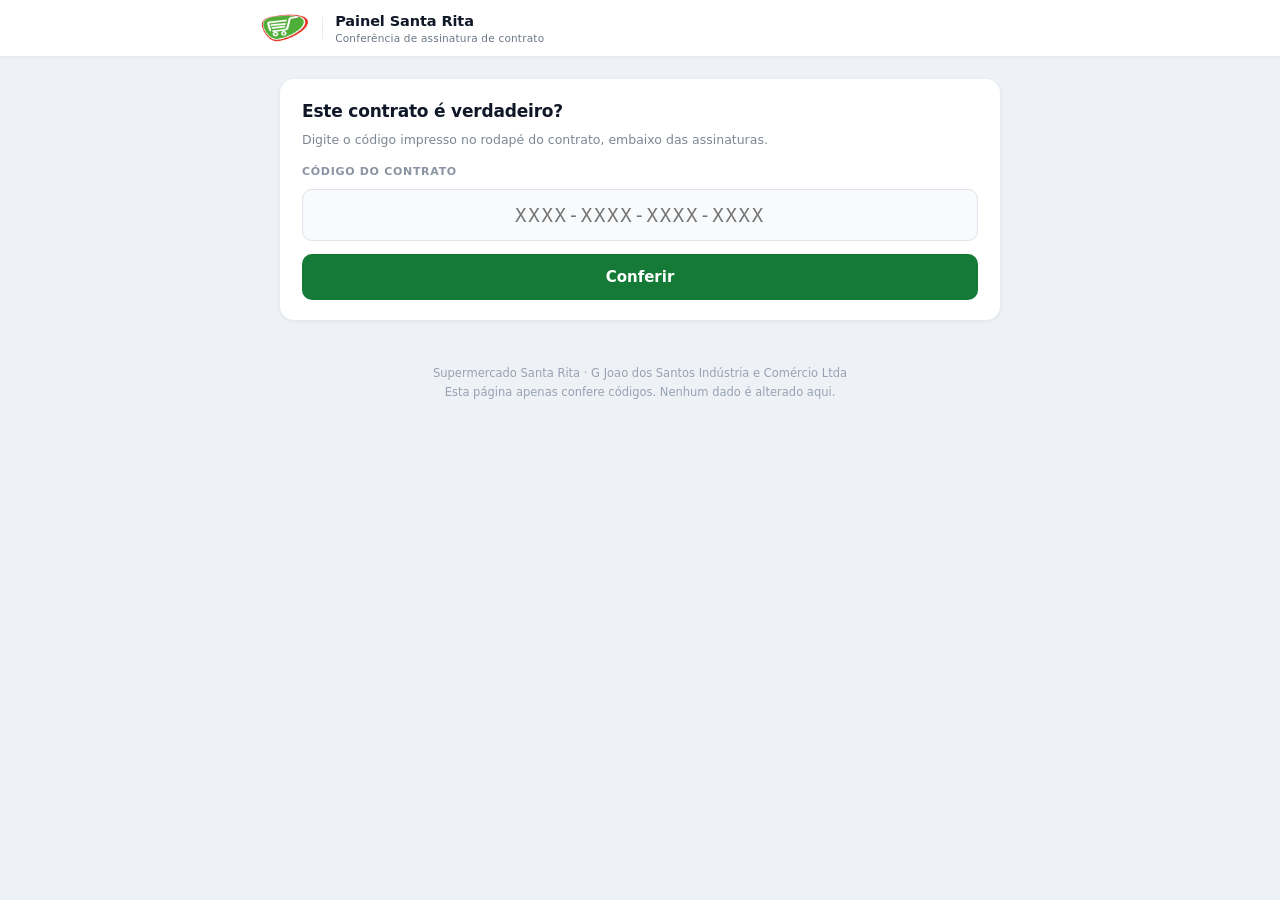
<file: conferir.html>
<!doctype html>
<html lang="pt-BR">
<head>
<meta charset="utf-8">
<meta name="viewport" content="width=device-width, initial-scale=1, viewport-fit=cover">
<title>Conferir assinatura · Painel Santa Rita</title>
<meta name="theme-color" content="#ffffff">
<link rel="icon" href="[data-uri]">
<style>
  /* Mesmos valores do painel (demoDashboard.ts): fundo #eef1f6, cabeçalho branco
     de 56px, cartões brancos raio 14 com sombra leve, rótulos 11px maiúsculos. */
  :root{
    --bg:#eef1f6; --card:#fff; --ink:#1a2233; --tit:#101828;
    --lbl:#8a94a3; --sub:#7d8794; --linha:#e8ecf1;
    --verde:#157a35; --verde-lav:#e7f4ec; --verde-esc:#11652b;
    --erro:#c0392b; --erro-lav:#fdeeec;
    --ambar:#7a5a00; --ambar-lav:#fbf4e2; --ambar-lin:#e8dbb4;
    --mono:ui-monospace,SFMono-Regular,Menlo,Consolas,monospace;
  }
  *{box-sizing:border-box}
  body{margin:0;background:var(--bg);color:var(--ink);
       font-family:system-ui,-apple-system,"Segoe UI",Roboto,sans-serif;
       -webkit-font-smoothing:antialiased;line-height:1.5;}

  header{background:#fff;border-bottom:1px solid var(--linha);box-shadow:0 1px 2px rgba(16,24,40,.04);
         position:sticky;top:0;z-index:40;padding:0 20px;}
  .hwrap{display:flex;align-items:center;gap:12px;height:56px;max-width:760px;margin:0 auto;}
  .hlogo img{height:30px;width:auto;display:block}
  .hsep{width:1px;height:22px;background:var(--linha);flex:none}
  .htxt h1{margin:0;font-size:14.5px;font-weight:600;color:var(--tit);letter-spacing:-.1px;line-height:1.25;}
  .htxt p{margin:2px 0 0;font-size:10.5px;font-weight:500;color:#6b7787;letter-spacing:.2px;line-height:1.2;}

  main{max-width:760px;margin:0 auto;padding:22px 20px 40px;}
  .card{background:var(--card);border-radius:14px;padding:20px 22px;box-shadow:0 1px 4px rgba(0,0,0,.07);}
  .card + .card{margin-top:14px;}
  .lbl{font-size:11px;font-weight:600;letter-spacing:.7px;text-transform:uppercase;color:var(--lbl);}
  h2{margin:0 0 4px;font-size:17px;font-weight:700;color:var(--tit);letter-spacing:-.2px;}
  .dica{font-size:12.5px;color:var(--sub);margin:6px 0 0;}

  input{width:100%;margin-top:8px;border:1px solid #dde3ea;background:#f8fafc;border-radius:10px;
        padding:14px 13px;font-size:19px;color:var(--ink);font-family:var(--mono);
        letter-spacing:.09em;text-align:center;text-transform:uppercase;}
  input:focus{outline:none;border-color:var(--verde);background:#fff;box-shadow:0 0 0 3px rgba(21,122,53,.10);}
  button{width:100%;margin-top:13px;border:0;background:var(--verde);color:#fff;border-radius:10px;
         padding:14px;font-size:15px;font-weight:700;cursor:pointer;font-family:inherit;}
  button:hover{background:var(--verde-esc)}
  button:disabled{opacity:.6;cursor:default}

  .res{display:none}
  .res.on{display:block}
  .rtop{display:flex;align-items:flex-start;gap:12px;}
  .rico{width:34px;height:34px;border-radius:10px;display:inline-flex;align-items:center;justify-content:center;flex:none;font-size:17px;font-weight:800;}
  .res.ok .rico{background:var(--verde-lav);color:var(--verde)}
  .res.mudou .rico{background:var(--ambar-lav);color:var(--ambar)}
  .res.nao .rico{background:var(--erro-lav);color:var(--erro)}
  .res.ok h2{color:var(--verde)} .res.mudou h2{color:var(--ambar)} .res.nao h2{color:var(--erro)}
  .rsub{font-size:13.5px;color:var(--sub);margin:3px 0 0;line-height:1.55}
  .rsub b{color:#475462}

  .campos{margin-top:16px;border-top:1px solid var(--linha);}
  .lin{display:flex;justify-content:space-between;gap:16px;padding:10px 0;border-bottom:1px solid #f1f4f8;font-size:13.5px;}
  .lin:last-child{border-bottom:0}
  .lin .k{color:var(--sub);flex:none}
  .lin .v{font-weight:600;color:var(--ink);text-align:right}
  .lin .v.mono{font-family:var(--mono);letter-spacing:.03em;font-size:13px}
  .lin .v.dest{color:var(--verde);font-weight:800}

  .rod{max-width:760px;margin:0 auto;padding:4px 20px 34px;font-size:11.5px;color:#98a2b3;text-align:center;line-height:1.65;}

  @media(prefers-color-scheme:dark){
    :root{--bg:#0F1115;--card:#1c212a;--ink:#e9edf2;--tit:#f3f4f6;--lbl:#8f98a5;--sub:#a8b0ba;--linha:#2a2f37;
          --verde:#5fbf7c;--verde-lav:#18241a;--verde-esc:#4aa666;
          --erro:#e0776b;--erro-lav:#251614;--ambar:#d9b568;--ambar-lav:#241e10;--ambar-lin:#413516;}
    /* no escuro o negrito do texto explicativo precisa CLAREAR, não escurecer */
    .rsub b{color:#f3f4f6}
    header{background:#161A21}
    input{background:#12161c;border-color:#2a2f37}
    button{color:#0f1115;font-weight:800}
    .lin{border-bottom-color:#232833}
  }
</style>
</head>
<body>

<header>
  <div class="hwrap">
    <div class="hlogo"><img src="[data-uri]" alt="Painel Santa Rita"></div>
    <div class="hsep"></div>
    <div class="htxt">
      <h1>Painel Santa Rita</h1>
      <p>Conferência de assinatura de contrato</p>
    </div>
  </div>
</header>

<main>
  <div class="card">
    <h2>Este contrato é verdadeiro?</h2>
    <p class="dica">Digite o código impresso no rodapé do contrato, embaixo das assinaturas.</p>
    <label class="lbl" for="cod" style="display:block;margin-top:15px;">Código do contrato</label>
    <input id="cod" placeholder="XXXX-XXXX-XXXX-XXXX" autocomplete="off" spellcheck="false" maxlength="19" inputmode="latin">
    <button id="btn" type="button">Conferir</button>
  </div>

  <div id="res" class="res card"></div>
</main>

<div class="rod">
  Supermercado Santa Rita &middot; G Joao dos Santos Indústria e Comércio Ltda<br>
  Esta página apenas confere códigos. Nenhum dado é alterado aqui.
</div>

<script>
// Sem biblioteca de fora: uma chamada só, com fetch puro. A página que prova
// autenticidade não pode depender de um script baixado de outro domínio.
var SUPA="https://uabhsmculsfwzcrhyhch.supabase.co";
var CHAVE="sb_publishable_IPLbRjk89c666QkfcoVTiw_GXujUTZU";
function rpcConferir(codigo){
  return fetch(SUPA+"/rest/v1/rpc/conferir_assinatura",{
    method:"POST",
    headers:{"apikey":CHAVE,"Authorization":"Bearer "+CHAVE,"Content-Type":"application/json"},
    body:JSON.stringify({p_codigo:codigo})
  }).then(function(r){ return r.ok ? r.json() : Promise.reject(new Error("http "+r.status)); });
}
var cod=document.getElementById("cod"), btn=document.getElementById("btn"), res=document.getElementById("res");

function esc(t){ return String(t==null?"":t).replace(/[&<>"]/g,function(c){ return {"&":"&amp;","<":"&lt;",">":"&gt;",'"':"&quot;"}[c]; }); }
function brl(v){ return (Number(v)||0).toLocaleString("pt-BR",{style:"currency",currency:"BRL"}); }
function dataBR(s){
  if(!s) return "—";
  var t=String(s);
  // com hora (a assinatura é gravada em UTC): converte para o horário daqui, igual ao painel.
  // Sem isso a página mostraria 14h32 e o contrato impresso 11h32 — pareceria documento falso.
  if(t.indexOf("T")>0){
    var d=new Date(t.slice(-1)==="Z"?t:(t+"Z"));
    if(!isNaN(d.getTime())){
      var p=function(n){ return ("0"+n).slice(-2); };
      return p(d.getDate())+"/"+p(d.getMonth()+1)+"/"+d.getFullYear()+" às "+p(d.getHours())+"h"+p(d.getMinutes());
    }
  }
  var m=t.match(/^(\d{4})-(\d{2})-(\d{2})/);
  return m ? (m[3]+"/"+m[2]+"/"+m[1]) : esc(t);
}
function fmtDoc(d){
  var n=String(d||"").replace(/\D/g,"");
  if(n.length===14) return n.replace(/^(\d{2})(\d{3})(\d{3})(\d{4})(\d{2})$/,"$1.$2.$3/$4-$5");
  if(n.length===11) return n.replace(/^(\d{3})(\d{3})(\d{3})(\d{2})$/,"$1.$2.$3-$4");
  return d||"";
}
// Contrato de LOCAÇÃO de galpão: mostra o que sai impresso nele (locatário, imóvel, aluguel).
function camposGalpao(x,d){
  var doc=String(x.cnpj||"").replace(/\D/g,"");
  var ehPJ=doc.length===14;
  var loc=ehPJ ? (x.razao_social||x.locatario) : (x.vendedor||x.locatario);
  var alu=String(x.aluguel||"1");
  var aluTxt = alu==="fixo" ? (brl(x.valor_mensal)+" por mês")
             : (alu==="0.5" ? "meio (1/2) salário mínimo por mês" : "1 (um) salário mínimo por mês");
  return '<div class="campos">'
    +lin("Galpão","nº "+esc(x.numero))
    +lin("Locatário",esc(loc||"—"))
    +(x.cnpj?lin(ehPJ?"CNPJ":"CPF",esc(fmtDoc(x.cnpj)),"mono"):"")
    +(!ehPJ&&x.rg?lin("RG",esc(x.rg)):"")
    +(x.endereco_inq?lin(ehPJ?"Sede do locatário":"Endereço do locatário",esc(x.endereco_inq)):"")
    +(x.endereco?lin("Imóvel alugado",esc(x.endereco)):"")
    +lin("Aluguel",aluTxt,"dest")
    +lin("Pagamento","até o dia "+esc(x.dia_pag)+" de cada mês")
    +(x.abertura?lin("Início",dataBR(x.abertura)):"")
    +lin("Assinado por",esc(d.diretor||"—"))
    +lin("Assinado em",dataBR(d.assinado_em))
    +lin("Código",esc(d.codigo),"mono")
    +'</div>';
}
function lin(k,v,cls){ return '<div class="lin"><span class="k">'+k+'</span><span class="v'+(cls?" "+cls:"")+'">'+v+'</span></div>'; }

cod.addEventListener("input",function(){
  var v=cod.value.toUpperCase().replace(/[^0-9A-F]/g,"").slice(0,16), out=[];
  for(var i=0;i<v.length;i+=4) out.push(v.slice(i,i+4));
  cod.value=out.join("-");
});
cod.addEventListener("keydown",function(e){ if(e.key==="Enter") conferir(); });
btn.addEventListener("click",conferir);

function mostrar(classe,ico,titulo,sub,corpo){
  res.className="res card on "+classe;
  res.innerHTML='<div class="rtop"><span class="rico">'+ico+'</span><div><h2>'+titulo+'</h2><p class="rsub">'+sub+'</p></div></div>'+(corpo||"");
}

function conferir(){
  var v=cod.value.replace(/[^0-9A-Fa-f]/g,"");
  if(v.length!==16){
    mostrar("nao","!","Código incompleto","O código tem 16 caracteres, no formato <b>XXXX-XXXX-XXXX-XXXX</b>.");
    return;
  }
  btn.disabled=true; btn.textContent="Conferindo…";
  rpcConferir(cod.value).then(function(d){
    btn.disabled=false; btn.textContent="Conferir";
    if(!d||!d.achou){
      mostrar("nao","✕","Código não encontrado",
        "Nenhum contrato do Supermercado Santa Rita foi assinado com esse código. Confira se digitou certo — se estiver certo, <b>este documento não é autêntico</b>.");
      return;
    }
    var x=d.dados||{};
    // GALPÃO (29/09/2026): o mesmo código, outro contrato — locação de imóvel, não ponto extra.
    var ehGalpao=(d.tipo==="galpao"||x.tipo==="galpao");
    var oque=ehGalpao?"deste galpão":"deste ponto extra";
    var nome=(x.razao_social&&String(x.razao_social).trim())?x.razao_social:x.fornecedor;
    var campos=ehGalpao?camposGalpao(x,d):'<div class="campos">'
      +lin("Ponto extra","nº "+esc(x.numero))
      +lin("Contratante",esc(nome||"—"))
      +(x.cnpj?lin("CNPJ / CPF",esc(fmtDoc(x.cnpj)),"mono"):"")
      +(x.vendedor?lin("Vendedor(a)",esc(x.vendedor)):"")
      +(x.endereco?lin("Endereço",esc(x.endereco)):"")
      +lin("Valor mensal",brl(x.valor_mensal))
      +lin("Valor total",brl(x.valor_total)+" ("+esc(x.meses)+(String(x.meses)==="1"?" mês)":" meses)"),"dest")
      +(x.pagamento?lin("Pagamento",esc(x.pagamento)):"")
      +lin("Período",dataBR(x.abertura)+" a "+dataBR(x.vencimento))
      +lin("Assinado por",esc(d.diretor||"—"))
      +lin("Assinado em",dataBR(d.assinado_em))
      +lin("Código",esc(d.codigo),"mono")
      +'</div>';
    if(d.atual){
      mostrar("ok","✓","Assinatura autêntica",
        "Este código foi gerado pelo Supermercado Santa Rita. Abaixo está exatamente <b>o que foi assinado</b> — confira campo por campo com o papel que você tem em mãos. Se algum não bater, o documento foi adulterado.",campos);
    }else if(d.sumiu){
      mostrar("mudou","!","Assinatura autêntica, cadastro removido",
        "O código é verdadeiro e estes são os dados assinados. O registro "+oque+" já não existe no sistema — o documento continua válido, mas fale com o Supermercado Santa Rita.",campos);
    }else{
      mostrar("mudou","!","Assinatura autêntica, cadastro alterado depois",
        "O código é verdadeiro e abaixo está <b>o que foi assinado</b>. O cadastro "+oque+" mudou depois da assinatura — se o papel na sua mão disser algo diferente do que está aqui, <b>não considere válido</b>.",campos);
    }
  }).catch(function(){
    btn.disabled=false; btn.textContent="Conferir";
    mostrar("nao","!","Não deu para conferir agora","Sem resposta do sistema. Tente de novo em alguns segundos.");
  });
}

// aceita link direto: conferir.html?c=XXXX-XXXX-XXXX-XXXX
(function(){
  var m=location.search.match(/[?&]c=([^&]+)/);
  if(m){ cod.value=decodeURIComponent(m[1]).toUpperCase(); cod.dispatchEvent(new Event("input")); conferir(); }
})();
</script>
</body>
</html>
</file>
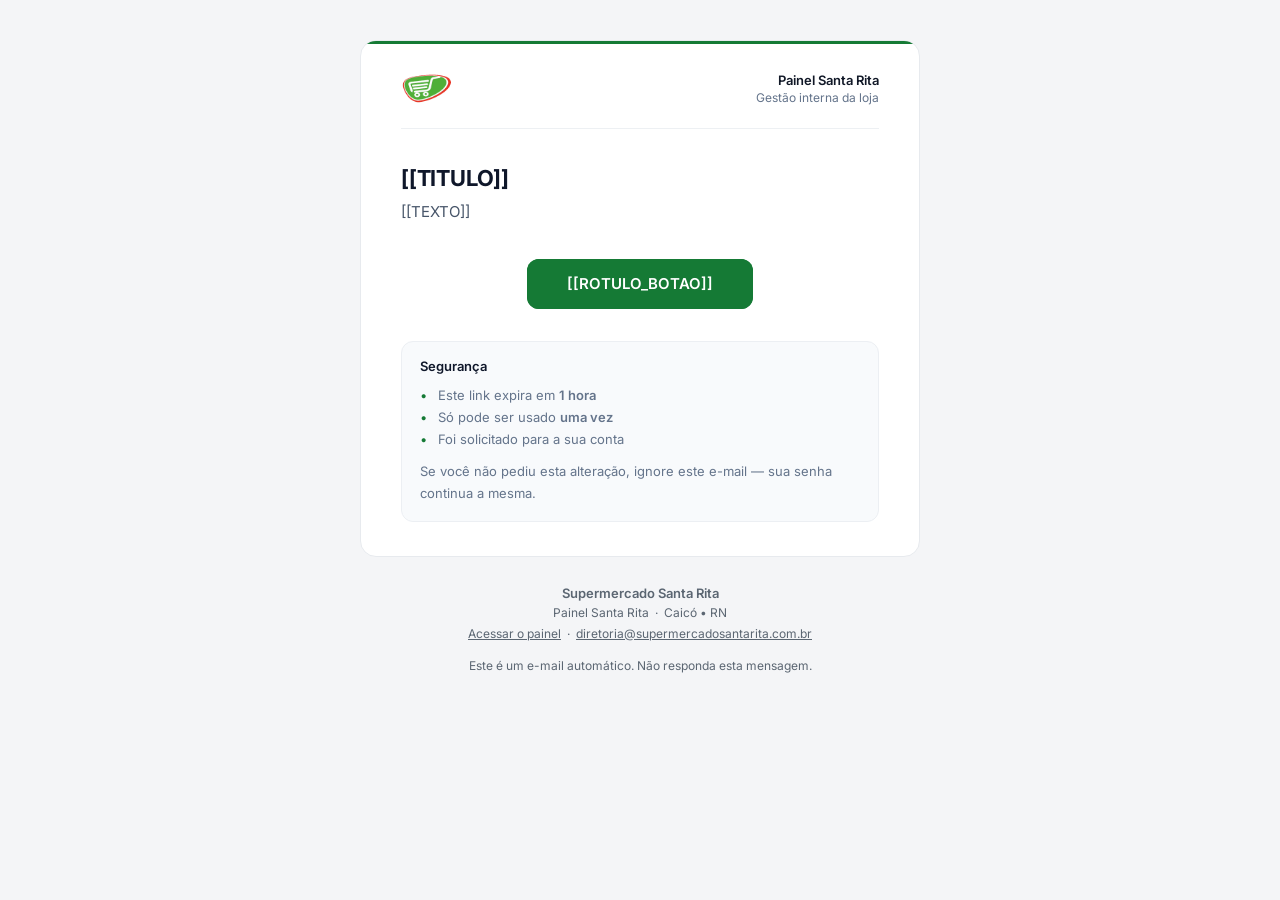
<file: fonte/email-templates/base.html>
<!doctype html>
<html lang="pt-BR" xmlns:v="urn:schemas-microsoft-com:vml" xmlns:o="urn:schemas-microsoft-com:office:office">
<head>
<meta charset="utf-8">
<meta name="viewport" content="width=device-width, initial-scale=1.0">
<meta name="color-scheme" content="light dark">
<meta name="supported-color-schemes" content="light dark">
<!--[if !mso]><!--><link href="https://fonts.googleapis.com/css2?family=Inter:wght@400;600;700&display=swap" rel="stylesheet"><!--<![endif]-->
<!--[if mso]><noscript><xml><o:OfficeDocumentSettings><o:PixelsPerInch>96</o:PixelsPerInch></o:OfficeDocumentSettings></xml></noscript><![endif]-->
<!--[if mso]>
<style>
  table, td, div, a, span { font-family:'Segoe UI', Helvetica, Arial, sans-serif !important; }
</style>
<![endif]-->
<style>
  @import url('https://fonts.googleapis.com/css2?family=Inter:wght@400;600;700&display=swap');
  :root{ color-scheme: light dark; supported-color-schemes: light dark; }
  body{ margin:0; padding:0; -webkit-text-size-adjust:100%; }
  a{ text-decoration:none; }
  .btn:hover{ background-color:#116330 !important; }
  @media (max-width:600px){
    .container{ width:100% !important; }
    .px{ padding-left:24px !important; padding-right:24px !important; }
    .btn-table{ width:100% !important; }
    .btn{ display:block !important; width:100% !important; box-sizing:border-box; }
  }
  @media (prefers-color-scheme: dark){
    .bg-page{ background-color:#15181c !important; }
    .bg-card{ background-color:#1e2227 !important; }
    .bd-card{ border-color:#2c3138 !important; }
    .t-title{ color:#f1f3f5 !important; }
    .t-body{ color:#b8c0c9 !important; }
    .t-muted{ color:#8a94a0 !important; }
    .t-link{ color:#5cbf7d !important; }
    .bg-soft{ background-color:#262b31 !important; border-color:#343a42 !important; }
    .hairline{ border-color:#2c3138 !important; }
  }
  /* dark mode dos apps do Outlook (usam data-ogsc/ogsb em vez de prefers-color-scheme) */
  [data-ogsb] .bg-page{ background-color:#15181c !important; }
  [data-ogsb] .bg-card{ background-color:#1e2227 !important; }
  [data-ogsb] .bg-soft{ background-color:#262b31 !important; border-color:#343a42 !important; }
  [data-ogsc] .t-title{ color:#f1f3f5 !important; }
  [data-ogsc] .t-body{ color:#b8c0c9 !important; }
  [data-ogsc] .t-muted{ color:#8a94a0 !important; }
  [data-ogsc] .t-link{ color:#5cbf7d !important; }
</style>
</head>
<body class="bg-page" style="margin:0;padding:0;background-color:#f4f5f7;font-family:'Inter',-apple-system,BlinkMacSystemFont,'Segoe UI',Roboto,Helvetica,Arial,sans-serif;">

<!-- texto de pré-visualização (aparece na lista do Gmail, invisível no corpo) -->
<div style="display:none;max-height:0;overflow:hidden;mso-hide:all;">[[PREVIEW]]&nbsp;&zwnj;&nbsp;&zwnj;&nbsp;&zwnj;&nbsp;&zwnj;&nbsp;&zwnj;&nbsp;&zwnj;&nbsp;&zwnj;&nbsp;&zwnj;&nbsp;&zwnj;&nbsp;&zwnj;&nbsp;&zwnj;&nbsp;&zwnj;&nbsp;&zwnj;&nbsp;&zwnj;&nbsp;&zwnj;&nbsp;&zwnj;&nbsp;&zwnj;&nbsp;&zwnj;&nbsp;&zwnj;&nbsp;&zwnj;&nbsp;&zwnj;&nbsp;&zwnj;&nbsp;&zwnj;&nbsp;&zwnj;&nbsp;&zwnj;&nbsp;&zwnj;&nbsp;&zwnj;&nbsp;&zwnj;&nbsp;&zwnj;&nbsp;&zwnj;&nbsp;&zwnj;&nbsp;&zwnj;&nbsp;&zwnj;&nbsp;&zwnj;</div>

<table role="presentation" width="100%" cellpadding="0" cellspacing="0" class="bg-page" style="background-color:#f4f5f7;">
<tr><td align="center" style="padding:40px 16px 16px;">

  <!-- ===== CARTÃO PRINCIPAL ===== -->
  <table role="presentation" width="560" cellpadding="0" cellspacing="0" class="container bg-card bd-card" style="width:560px;max-width:560px;background-color:#ffffff;border:1px solid #e7eaee;border-radius:16px;overflow:hidden;">

    <!-- linha verde institucional, discreta -->
    <tr><td style="height:3px;line-height:3px;font-size:3px;background-color:#157a35;">&nbsp;</td></tr>

    <!-- ===== CABEÇALHO ===== -->
    <tr><td class="px" style="padding:28px 40px 22px;">
      <table role="presentation" width="100%" cellpadding="0" cellspacing="0">
      <tr>
        <td valign="middle" style="line-height:0;">
          <img src="https://vitakero.github.io/painel-de-gestao-santa-rita/assets/simbolo-carrinho.png" alt="Painel Santa Rita" width="52" style="display:block;width:52px;height:auto;border:0;color:#157a35;font-family:'Inter',Arial,sans-serif;font-size:15px;font-weight:700;line-height:1.3;">
        </td>
        <td valign="middle" align="right">
          <div class="t-title" style="font-size:13px;font-weight:600;color:#111827;line-height:1.35;">Painel Santa Rita</div>
          <div class="t-muted" style="font-size:12px;color:#64748b;line-height:1.35;">Gestão interna da loja</div>
        </td>
      </tr>
      </table>
    </td></tr>

    <!-- fio divisor -->
    <tr><td class="px" style="padding:0 40px;"><table role="presentation" width="100%" cellpadding="0" cellspacing="0"><tr><td class="hairline" style="border-top:1px solid #edf0f3;height:1px;line-height:1px;font-size:1px;">&nbsp;</td></tr></table></td></tr>

    <!-- ===== CONTEÚDO ===== -->
    <tr><td class="px" style="padding:34px 40px 8px;">

      <h1 class="t-title" style="font-size:22px;font-weight:700;color:#0f172a;letter-spacing:-0.2px;line-height:1.3;margin:0 0 8px;">[[TITULO]]</h1>

      <div class="t-body" style="font-size:15px;color:#475569;line-height:1.65;">
        [[TEXTO]]
      </div>
    </td></tr>

    <!-- ===== BOTÃO ===== -->
    <tr><td class="px" align="center" style="padding:26px 40px 6px;">
      <table role="presentation" cellpadding="0" cellspacing="0" align="center" class="btn-table" style="margin:0 auto;"><tr>
        <td align="center" bgcolor="#157a35" style="background-color:#157a35;border-radius:12px;mso-padding-alt:16px 40px;">
          <a href="[[URL_BOTAO]]" target="_blank" class="btn"
             style="display:inline-block;background-color:#157a35;color:#ffffff;font-family:'Inter',-apple-system,'Segoe UI',Roboto,Helvetica,Arial,sans-serif;font-size:15px;font-weight:600;line-height:18px;padding:16px 40px;border-radius:12px;">
            [[ROTULO_BOTAO]]
          </a>
        </td>
      </tr></table>
    </td></tr>

    <!-- ===== CARD DE SEGURANÇA ===== -->
    <tr><td class="px" style="padding:26px 40px 34px;">
      <table role="presentation" width="100%" cellpadding="0" cellspacing="0" class="bg-soft" style="background-color:#f8fafc;border:1px solid #eceff3;border-radius:12px;">
      <tr><td style="padding:16px 18px;">
        <div class="t-title" style="font-size:13px;font-weight:600;color:#0f172a;margin-bottom:10px;">Segurança</div>
        <table role="presentation" width="100%" cellpadding="0" cellspacing="0" style="font-size:13px;color:#64748b;line-height:1.7;">
          <tr>
            <td width="18" valign="top" style="color:#157a35;font-size:13px;line-height:1.7;">&bull;</td>
            <td class="t-body" style="font-size:13px;color:#64748b;line-height:1.7;">Este link expira em <strong style="font-weight:600;">1 hora</strong></td>
          </tr>
          <tr>
            <td width="18" valign="top" style="color:#157a35;font-size:13px;line-height:1.7;">&bull;</td>
            <td class="t-body" style="font-size:13px;color:#64748b;line-height:1.7;">Só pode ser usado <strong style="font-weight:600;">uma vez</strong></td>
          </tr>
          <tr>
            <td width="18" valign="top" style="color:#157a35;font-size:13px;line-height:1.7;">&bull;</td>
            <td class="t-body" style="font-size:13px;color:#64748b;line-height:1.7;">Foi solicitado para a sua conta</td>
          </tr>
        </table>
        <div class="t-body" style="font-size:13px;color:#64748b;line-height:1.7;margin-top:10px;">Se você não pediu esta alteração, ignore este e-mail — sua senha continua a mesma.</div>
      </td></tr>
      </table>
    </td></tr>

    <!-- ===== LINK ALTERNATIVO (oculto no Outlook: o Word engine não quebra URL longa e estouraria o layout) ===== -->
  </table>

  <!-- ===== RODAPÉ ===== -->
  <table role="presentation" width="560" cellpadding="0" cellspacing="0" class="container" style="width:560px;max-width:560px;">
  <tr><td align="center" style="padding:26px 24px 8px;">
    <div class="t-muted" style="font-size:13px;font-weight:600;color:#5b6672;line-height:1.6;">Supermercado Santa Rita</div>
    <div class="t-muted" style="font-size:12px;color:#5b6672;line-height:1.7;">
      Painel Santa Rita &nbsp;&middot;&nbsp; Caicó &bull; RN<br>
      <a href="https://painel-de-gestao-santa-rita.vercel.app" target="_blank" class="t-muted" style="color:#5b6672;text-decoration:underline;">Acessar o painel</a>
      &nbsp;&middot;&nbsp;
      <a href="mailto:diretoria@supermercadosantarita.com.br" class="t-muted" style="color:#5b6672;text-decoration:underline;">diretoria@supermercadosantarita.com.br</a>
    </div>
    <div class="t-muted" style="font-size:12px;color:#5b6672;line-height:1.6;margin-top:12px;">Este é um e-mail automático. Não responda esta mensagem.</div>
  </td></tr>
  </table>

</td></tr>
</table>
</body>
</html>
</file>
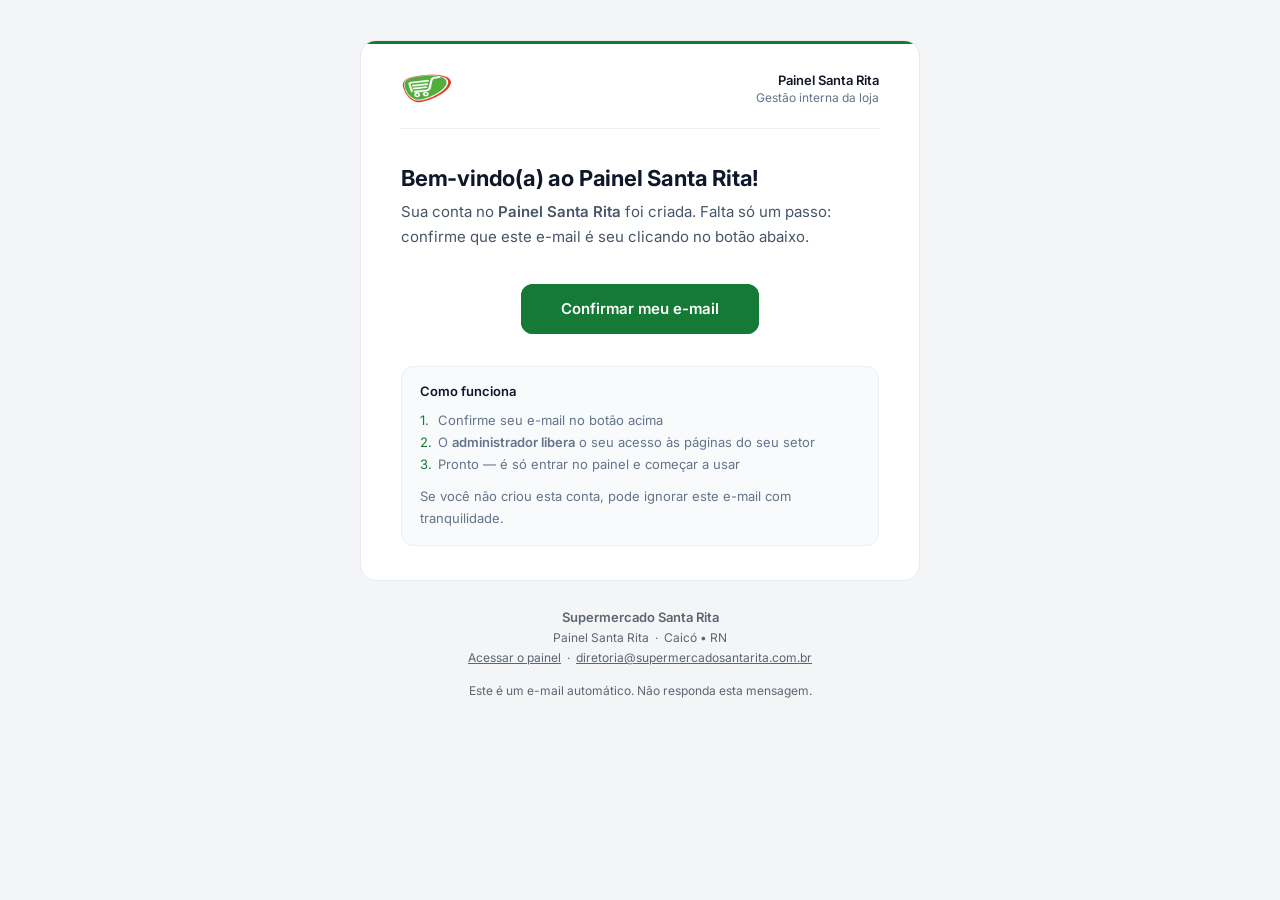
<file: fonte/email-templates/boas-vindas.html>
<!doctype html>
<html lang="pt-BR" xmlns:v="urn:schemas-microsoft-com:vml" xmlns:o="urn:schemas-microsoft-com:office:office">
<head>
<meta charset="utf-8">
<meta name="viewport" content="width=device-width, initial-scale=1.0">
<meta name="color-scheme" content="light dark">
<meta name="supported-color-schemes" content="light dark">
<!--[if !mso]><!--><link href="https://fonts.googleapis.com/css2?family=Inter:wght@400;600;700&display=swap" rel="stylesheet"><!--<![endif]-->
<!--[if mso]><noscript><xml><o:OfficeDocumentSettings><o:PixelsPerInch>96</o:PixelsPerInch></o:OfficeDocumentSettings></xml></noscript><![endif]-->
<!--[if mso]>
<style>
  table, td, div, a, span { font-family:'Segoe UI', Helvetica, Arial, sans-serif !important; }
</style>
<![endif]-->
<style>
  @import url('https://fonts.googleapis.com/css2?family=Inter:wght@400;600;700&display=swap');
  :root{ color-scheme: light dark; supported-color-schemes: light dark; }
  body{ margin:0; padding:0; -webkit-text-size-adjust:100%; }
  a{ text-decoration:none; }
  .btn:hover{ background-color:#116330 !important; }
  @media (max-width:600px){
    .container{ width:100% !important; }
    .px{ padding-left:24px !important; padding-right:24px !important; }
    .btn-table{ width:100% !important; }
    .btn{ display:block !important; width:100% !important; box-sizing:border-box; }
  }
  @media (prefers-color-scheme: dark){
    .bg-page{ background-color:#15181c !important; }
    .bg-card{ background-color:#1e2227 !important; }
    .bd-card{ border-color:#2c3138 !important; }
    .t-title{ color:#f1f3f5 !important; }
    .t-body{ color:#b8c0c9 !important; }
    .t-muted{ color:#8a94a0 !important; }
    .t-link{ color:#5cbf7d !important; }
    .bg-soft{ background-color:#262b31 !important; border-color:#343a42 !important; }
    .hairline{ border-color:#2c3138 !important; }
  }
  /* dark mode dos apps do Outlook (usam data-ogsc/ogsb em vez de prefers-color-scheme) */
  [data-ogsb] .bg-page{ background-color:#15181c !important; }
  [data-ogsb] .bg-card{ background-color:#1e2227 !important; }
  [data-ogsb] .bg-soft{ background-color:#262b31 !important; border-color:#343a42 !important; }
  [data-ogsc] .t-title{ color:#f1f3f5 !important; }
  [data-ogsc] .t-body{ color:#b8c0c9 !important; }
  [data-ogsc] .t-muted{ color:#8a94a0 !important; }
  [data-ogsc] .t-link{ color:#5cbf7d !important; }
</style>
</head>
<body class="bg-page" style="margin:0;padding:0;background-color:#f4f5f7;font-family:'Inter',-apple-system,BlinkMacSystemFont,'Segoe UI',Roboto,Helvetica,Arial,sans-serif;">

<!-- texto de pré-visualização (aparece na lista do Gmail, invisível no corpo) -->
<div style="display:none;max-height:0;overflow:hidden;mso-hide:all;">Bem-vindo ao Painel Santa Rita. Confirme seu e-mail para começar.&nbsp;&zwnj;&nbsp;&zwnj;&nbsp;&zwnj;&nbsp;&zwnj;&nbsp;&zwnj;&nbsp;&zwnj;&nbsp;&zwnj;&nbsp;&zwnj;&nbsp;&zwnj;&nbsp;&zwnj;&nbsp;&zwnj;&nbsp;&zwnj;&nbsp;&zwnj;&nbsp;&zwnj;&nbsp;&zwnj;&nbsp;&zwnj;&nbsp;&zwnj;&nbsp;&zwnj;&nbsp;&zwnj;&nbsp;&zwnj;&nbsp;&zwnj;&nbsp;&zwnj;&nbsp;&zwnj;&nbsp;&zwnj;&nbsp;&zwnj;&nbsp;&zwnj;&nbsp;&zwnj;&nbsp;&zwnj;&nbsp;&zwnj;&nbsp;&zwnj;&nbsp;&zwnj;&nbsp;&zwnj;&nbsp;&zwnj;</div>

<table role="presentation" width="100%" cellpadding="0" cellspacing="0" class="bg-page" style="background-color:#f4f5f7;">
<tr><td align="center" style="padding:40px 16px 16px;">

  <!-- ===== CARTÃO PRINCIPAL ===== -->
  <table role="presentation" width="560" cellpadding="0" cellspacing="0" class="container bg-card bd-card" style="width:560px;max-width:560px;background-color:#ffffff;border:1px solid #e7eaee;border-radius:16px;overflow:hidden;">

    <!-- linha verde institucional, discreta -->
    <tr><td style="height:3px;line-height:3px;font-size:3px;background-color:#157a35;">&nbsp;</td></tr>

    <!-- ===== CABEÇALHO ===== -->
    <tr><td class="px" style="padding:28px 40px 22px;">
      <table role="presentation" width="100%" cellpadding="0" cellspacing="0">
      <tr>
        <td valign="middle" style="line-height:0;">
          <img src="https://vitakero.github.io/painel-de-gestao-santa-rita/assets/simbolo-carrinho.png" alt="Painel Santa Rita" width="52" style="display:block;width:52px;height:auto;border:0;color:#157a35;font-family:'Inter',Arial,sans-serif;font-size:15px;font-weight:700;line-height:1.3;">
        </td>
        <td valign="middle" align="right">
          <div class="t-title" style="font-size:13px;font-weight:600;color:#111827;line-height:1.35;">Painel Santa Rita</div>
          <div class="t-muted" style="font-size:12px;color:#64748b;line-height:1.35;">Gestão interna da loja</div>
        </td>
      </tr>
      </table>
    </td></tr>

    <!-- fio divisor -->
    <tr><td class="px" style="padding:0 40px;"><table role="presentation" width="100%" cellpadding="0" cellspacing="0"><tr><td class="hairline" style="border-top:1px solid #edf0f3;height:1px;line-height:1px;font-size:1px;">&nbsp;</td></tr></table></td></tr>

    <!-- ===== CONTEÚDO ===== -->
    <tr><td class="px" style="padding:34px 40px 8px;">

      <h1 class="t-title" style="font-size:22px;font-weight:700;color:#0f172a;letter-spacing:-0.2px;line-height:1.3;margin:0 0 8px;">Bem-vindo(a) ao Painel Santa Rita!</h1>

      <div class="t-body" style="font-size:15px;color:#475569;line-height:1.65;">
        Sua conta no <strong style="font-weight:600;">Painel Santa Rita</strong> foi criada. Falta só um passo: confirme que este e-mail é seu clicando no botão abaixo.
      </div>
    </td></tr>

    <!-- ===== BOTÃO ===== -->
    <tr><td class="px" align="center" style="padding:26px 40px 6px;">
      <table role="presentation" cellpadding="0" cellspacing="0" align="center" class="btn-table" style="margin:0 auto;"><tr>
        <td align="center" bgcolor="#157a35" style="background-color:#157a35;border-radius:12px;mso-padding-alt:16px 40px;">
          <a href="{{ .ConfirmationURL }}" target="_blank" class="btn"
             style="display:inline-block;background-color:#157a35;color:#ffffff;font-family:'Inter',-apple-system,'Segoe UI',Roboto,Helvetica,Arial,sans-serif;font-size:15px;font-weight:600;line-height:18px;padding:16px 40px;border-radius:12px;">
            Confirmar meu e-mail
          </a>
        </td>
      </tr></table>
    </td></tr>

    <!-- ===== CARD DE PRÓXIMOS PASSOS ===== -->
    <tr><td class="px" style="padding:26px 40px 34px;">
      <table role="presentation" width="100%" cellpadding="0" cellspacing="0" class="bg-soft" style="background-color:#f8fafc;border:1px solid #eceff3;border-radius:12px;">
      <tr><td style="padding:16px 18px;">
        <div class="t-title" style="font-size:13px;font-weight:600;color:#0f172a;margin-bottom:10px;">Como funciona</div>
        <table role="presentation" width="100%" cellpadding="0" cellspacing="0" style="font-size:13px;color:#64748b;line-height:1.7;">
          <tr>
            <td width="18" valign="top" style="color:#157a35;font-size:13px;line-height:1.7;">1.</td>
            <td class="t-body" style="font-size:13px;color:#64748b;line-height:1.7;">Confirme seu e-mail no botão acima</td>
          </tr>
          <tr>
            <td width="18" valign="top" style="color:#157a35;font-size:13px;line-height:1.7;">2.</td>
            <td class="t-body" style="font-size:13px;color:#64748b;line-height:1.7;">O <strong style="font-weight:600;">administrador libera</strong> o seu acesso às páginas do seu setor</td>
          </tr>
          <tr>
            <td width="18" valign="top" style="color:#157a35;font-size:13px;line-height:1.7;">3.</td>
            <td class="t-body" style="font-size:13px;color:#64748b;line-height:1.7;">Pronto — é só entrar no painel e começar a usar</td>
          </tr>
        </table>
        <div class="t-body" style="font-size:13px;color:#64748b;line-height:1.7;margin-top:10px;">Se você não criou esta conta, pode ignorar este e-mail com tranquilidade.</div>
      </td></tr>
      </table>
    </td></tr>

  </table>

  <!-- ===== RODAPÉ ===== -->
  <table role="presentation" width="560" cellpadding="0" cellspacing="0" class="container" style="width:560px;max-width:560px;">
  <tr><td align="center" style="padding:26px 24px 8px;">
    <div class="t-muted" style="font-size:13px;font-weight:600;color:#5b6672;line-height:1.6;">Supermercado Santa Rita</div>
    <div class="t-muted" style="font-size:12px;color:#5b6672;line-height:1.7;">
      Painel Santa Rita &nbsp;&middot;&nbsp; Caicó &bull; RN<br>
      <a href="https://painel-de-gestao-santa-rita.vercel.app" target="_blank" class="t-muted" style="color:#5b6672;text-decoration:underline;">Acessar o painel</a>
      &nbsp;&middot;&nbsp;
      <a href="mailto:diretoria@supermercadosantarita.com.br" class="t-muted" style="color:#5b6672;text-decoration:underline;">diretoria@supermercadosantarita.com.br</a>
    </div>
    <div class="t-muted" style="font-size:12px;color:#5b6672;line-height:1.6;margin-top:12px;">Este é um e-mail automático. Não responda esta mensagem.</div>
  </td></tr>
  </table>

</td></tr>
</table>
</body>
</html>
</file>
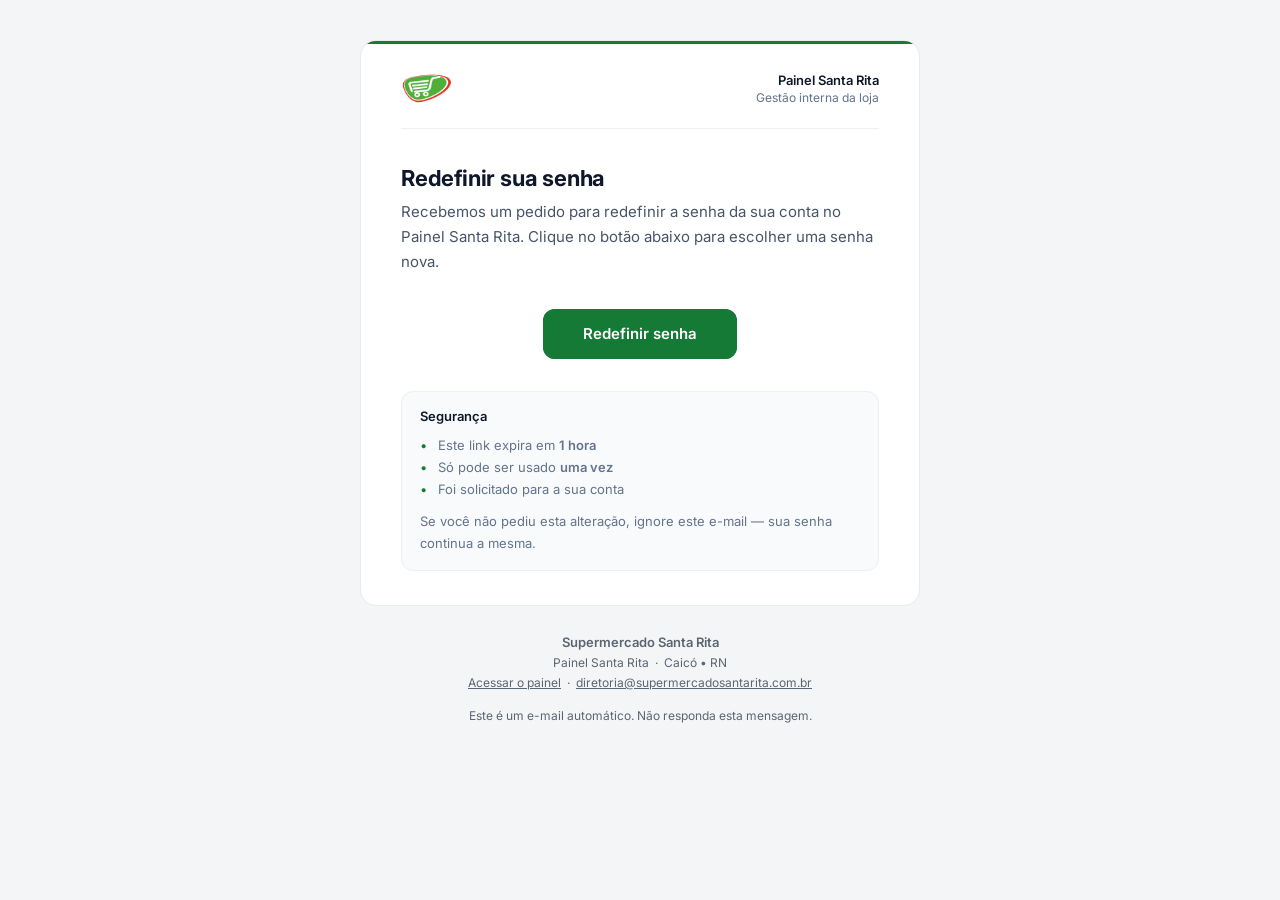
<file: fonte/email-templates/recuperar-senha.html>
<!doctype html>
<html lang="pt-BR" xmlns:v="urn:schemas-microsoft-com:vml" xmlns:o="urn:schemas-microsoft-com:office:office">
<head>
<meta charset="utf-8">
<meta name="viewport" content="width=device-width, initial-scale=1.0">
<meta name="color-scheme" content="light dark">
<meta name="supported-color-schemes" content="light dark">
<!--[if !mso]><!--><link href="https://fonts.googleapis.com/css2?family=Inter:wght@400;600;700&display=swap" rel="stylesheet"><!--<![endif]-->
<!--[if mso]><noscript><xml><o:OfficeDocumentSettings><o:PixelsPerInch>96</o:PixelsPerInch></o:OfficeDocumentSettings></xml></noscript><![endif]-->
<!--[if mso]>
<style>
  table, td, div, a, span { font-family:'Segoe UI', Helvetica, Arial, sans-serif !important; }
</style>
<![endif]-->
<style>
  @import url('https://fonts.googleapis.com/css2?family=Inter:wght@400;600;700&display=swap');
  :root{ color-scheme: light dark; supported-color-schemes: light dark; }
  body{ margin:0; padding:0; -webkit-text-size-adjust:100%; }
  a{ text-decoration:none; }
  .btn:hover{ background-color:#116330 !important; }
  @media (max-width:600px){
    .container{ width:100% !important; }
    .px{ padding-left:24px !important; padding-right:24px !important; }
    .btn-table{ width:100% !important; }
    .btn{ display:block !important; width:100% !important; box-sizing:border-box; }
  }
  @media (prefers-color-scheme: dark){
    .bg-page{ background-color:#15181c !important; }
    .bg-card{ background-color:#1e2227 !important; }
    .bd-card{ border-color:#2c3138 !important; }
    .t-title{ color:#f1f3f5 !important; }
    .t-body{ color:#b8c0c9 !important; }
    .t-muted{ color:#8a94a0 !important; }
    .t-link{ color:#5cbf7d !important; }
    .bg-soft{ background-color:#262b31 !important; border-color:#343a42 !important; }
    .hairline{ border-color:#2c3138 !important; }
  }
  /* dark mode dos apps do Outlook (usam data-ogsc/ogsb em vez de prefers-color-scheme) */
  [data-ogsb] .bg-page{ background-color:#15181c !important; }
  [data-ogsb] .bg-card{ background-color:#1e2227 !important; }
  [data-ogsb] .bg-soft{ background-color:#262b31 !important; border-color:#343a42 !important; }
  [data-ogsc] .t-title{ color:#f1f3f5 !important; }
  [data-ogsc] .t-body{ color:#b8c0c9 !important; }
  [data-ogsc] .t-muted{ color:#8a94a0 !important; }
  [data-ogsc] .t-link{ color:#5cbf7d !important; }
</style>
</head>
<body class="bg-page" style="margin:0;padding:0;background-color:#f4f5f7;font-family:'Inter',-apple-system,BlinkMacSystemFont,'Segoe UI',Roboto,Helvetica,Arial,sans-serif;">

<!-- texto de pré-visualização (aparece na lista do Gmail, invisível no corpo) -->
<div style="display:none;max-height:0;overflow:hidden;mso-hide:all;">Redefina sua senha de acesso ao Painel Santa Rita. O link expira em 1 hora.&nbsp;&zwnj;&nbsp;&zwnj;&nbsp;&zwnj;&nbsp;&zwnj;&nbsp;&zwnj;&nbsp;&zwnj;&nbsp;&zwnj;&nbsp;&zwnj;&nbsp;&zwnj;&nbsp;&zwnj;&nbsp;&zwnj;&nbsp;&zwnj;&nbsp;&zwnj;&nbsp;&zwnj;&nbsp;&zwnj;&nbsp;&zwnj;&nbsp;&zwnj;&nbsp;&zwnj;&nbsp;&zwnj;&nbsp;&zwnj;&nbsp;&zwnj;&nbsp;&zwnj;&nbsp;&zwnj;&nbsp;&zwnj;&nbsp;&zwnj;&nbsp;&zwnj;&nbsp;&zwnj;&nbsp;&zwnj;&nbsp;&zwnj;&nbsp;&zwnj;&nbsp;&zwnj;&nbsp;&zwnj;&nbsp;&zwnj;&nbsp;&zwnj;</div>

<table role="presentation" width="100%" cellpadding="0" cellspacing="0" class="bg-page" style="background-color:#f4f5f7;">
<tr><td align="center" style="padding:40px 16px 16px;">

  <!-- ===== CARTÃO PRINCIPAL ===== -->
  <table role="presentation" width="560" cellpadding="0" cellspacing="0" class="container bg-card bd-card" style="width:560px;max-width:560px;background-color:#ffffff;border:1px solid #e7eaee;border-radius:16px;overflow:hidden;">

    <!-- linha verde institucional, discreta -->
    <tr><td style="height:3px;line-height:3px;font-size:3px;background-color:#157a35;">&nbsp;</td></tr>

    <!-- ===== CABEÇALHO ===== -->
    <tr><td class="px" style="padding:28px 40px 22px;">
      <table role="presentation" width="100%" cellpadding="0" cellspacing="0">
      <tr>
        <td valign="middle" style="line-height:0;">
          <img src="https://vitakero.github.io/painel-de-gestao-santa-rita/assets/simbolo-carrinho.png" alt="Painel Santa Rita" width="52" style="display:block;width:52px;height:auto;border:0;color:#157a35;font-family:'Inter',Arial,sans-serif;font-size:15px;font-weight:700;line-height:1.3;">
        </td>
        <td valign="middle" align="right">
          <div class="t-title" style="font-size:13px;font-weight:600;color:#111827;line-height:1.35;">Painel Santa Rita</div>
          <div class="t-muted" style="font-size:12px;color:#64748b;line-height:1.35;">Gestão interna da loja</div>
        </td>
      </tr>
      </table>
    </td></tr>

    <!-- fio divisor -->
    <tr><td class="px" style="padding:0 40px;"><table role="presentation" width="100%" cellpadding="0" cellspacing="0"><tr><td class="hairline" style="border-top:1px solid #edf0f3;height:1px;line-height:1px;font-size:1px;">&nbsp;</td></tr></table></td></tr>

    <!-- ===== CONTEÚDO ===== -->
    <tr><td class="px" style="padding:34px 40px 8px;">

      <h1 class="t-title" style="font-size:22px;font-weight:700;color:#0f172a;letter-spacing:-0.2px;line-height:1.3;margin:0 0 8px;">Redefinir sua senha</h1>

      <div class="t-body" style="font-size:15px;color:#475569;line-height:1.65;">
        Recebemos um pedido para redefinir a senha da sua conta no Painel Santa Rita. Clique no botão abaixo para escolher uma senha nova.
      </div>
    </td></tr>

    <!-- ===== BOTÃO ===== -->
    <tr><td class="px" align="center" style="padding:26px 40px 6px;">
      <table role="presentation" cellpadding="0" cellspacing="0" align="center" class="btn-table" style="margin:0 auto;"><tr>
        <td align="center" bgcolor="#157a35" style="background-color:#157a35;border-radius:12px;mso-padding-alt:16px 40px;">
          <a href="{{ .ConfirmationURL }}" target="_blank" class="btn"
             style="display:inline-block;background-color:#157a35;color:#ffffff;font-family:'Inter',-apple-system,'Segoe UI',Roboto,Helvetica,Arial,sans-serif;font-size:15px;font-weight:600;line-height:18px;padding:16px 40px;border-radius:12px;">
            Redefinir senha
          </a>
        </td>
      </tr></table>
    </td></tr>

    <!-- ===== CARD DE SEGURANÇA ===== -->
    <tr><td class="px" style="padding:26px 40px 34px;">
      <table role="presentation" width="100%" cellpadding="0" cellspacing="0" class="bg-soft" style="background-color:#f8fafc;border:1px solid #eceff3;border-radius:12px;">
      <tr><td style="padding:16px 18px;">
        <div class="t-title" style="font-size:13px;font-weight:600;color:#0f172a;margin-bottom:10px;">Segurança</div>
        <table role="presentation" width="100%" cellpadding="0" cellspacing="0" style="font-size:13px;color:#64748b;line-height:1.7;">
          <tr>
            <td width="18" valign="top" style="color:#157a35;font-size:13px;line-height:1.7;">&bull;</td>
            <td class="t-body" style="font-size:13px;color:#64748b;line-height:1.7;">Este link expira em <strong style="font-weight:600;">1 hora</strong></td>
          </tr>
          <tr>
            <td width="18" valign="top" style="color:#157a35;font-size:13px;line-height:1.7;">&bull;</td>
            <td class="t-body" style="font-size:13px;color:#64748b;line-height:1.7;">Só pode ser usado <strong style="font-weight:600;">uma vez</strong></td>
          </tr>
          <tr>
            <td width="18" valign="top" style="color:#157a35;font-size:13px;line-height:1.7;">&bull;</td>
            <td class="t-body" style="font-size:13px;color:#64748b;line-height:1.7;">Foi solicitado para a sua conta</td>
          </tr>
        </table>
        <div class="t-body" style="font-size:13px;color:#64748b;line-height:1.7;margin-top:10px;">Se você não pediu esta alteração, ignore este e-mail — sua senha continua a mesma.</div>
      </td></tr>
      </table>
    </td></tr>

    <!-- ===== LINK ALTERNATIVO (oculto no Outlook: o Word engine não quebra URL longa e estouraria o layout) ===== -->
  </table>

  <!-- ===== RODAPÉ ===== -->
  <table role="presentation" width="560" cellpadding="0" cellspacing="0" class="container" style="width:560px;max-width:560px;">
  <tr><td align="center" style="padding:26px 24px 8px;">
    <div class="t-muted" style="font-size:13px;font-weight:600;color:#5b6672;line-height:1.6;">Supermercado Santa Rita</div>
    <div class="t-muted" style="font-size:12px;color:#5b6672;line-height:1.7;">
      Painel Santa Rita &nbsp;&middot;&nbsp; Caicó &bull; RN<br>
      <a href="https://painel-de-gestao-santa-rita.vercel.app" target="_blank" class="t-muted" style="color:#5b6672;text-decoration:underline;">Acessar o painel</a>
      &nbsp;&middot;&nbsp;
      <a href="mailto:diretoria@supermercadosantarita.com.br" class="t-muted" style="color:#5b6672;text-decoration:underline;">diretoria@supermercadosantarita.com.br</a>
    </div>
    <div class="t-muted" style="font-size:12px;color:#5b6672;line-height:1.6;margin-top:12px;">Este é um e-mail automático. Não responda esta mensagem.</div>
  </td></tr>
  </table>

</td></tr>
</table>
</body>
</html>
</file>
